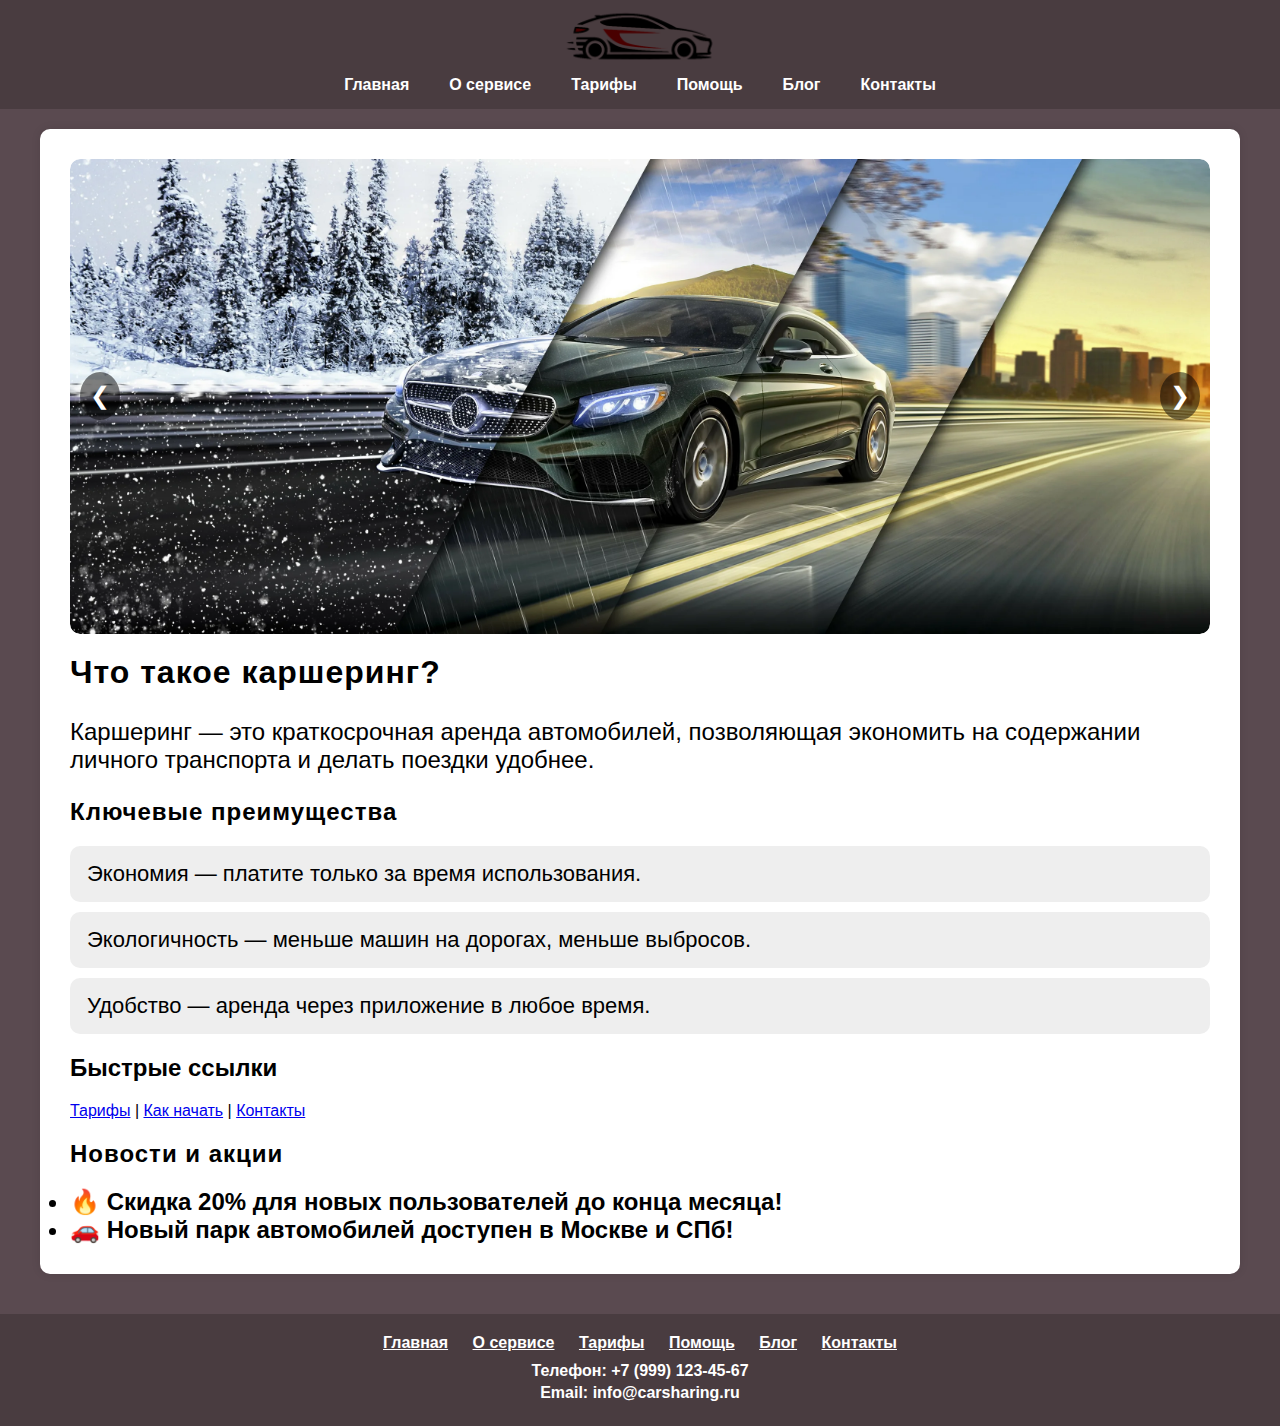
<file: index.html>
<!DOCTYPE html>
<html lang="ru">
<head>
  <meta charset="UTF-8">
  <meta name="viewport" content="width=device-width, initial-scale=1.0">
  <link rel="stylesheet" href="css/styles.css">
  <title>Главная — Каршеринг</title>
</head>
<body>

<header>
  <div class="header-inner">
    <div class="logo-container">
      <img src="img/logo.png" alt="Логотип салона" class="logo">
    </div>
    <nav class="navbar">
      <a href="index.html">Главная</a>
      <a href="about.html">О сервисе</a>
      <a href="tariffs.html">Тарифы</a>
      <a href="help.html">Помощь</a>
      <a href="blog.html">Блог</a>
      <a href="contacts.html">Контакты</a>
    </nav>
  </div>
</header>


<div class="page-wrapper">

  <main class="container">
    <div class="banner">
      <div class="slider">
        <img class="slide active" src="img/carsharing-banner.jpg" alt="Каршеринг 1">
        <img class="slide" src="img/carsharing-banner2.jpg" alt="Каршеринг 2">
        <img class="slide" src="img/carsharing-banner3.jpg" alt="Каршеринг 3">
        <img class="slide" src="img/carsharing-banner4.jpg" alt="Каршеринг 3">
        <button class="prev" onclick="changeSlide(-1)">&#10094;</button>
        <button class="next" onclick="changeSlide(1)">&#10095;</button>
      </div>
    </div>

    <section>
      <h2 style="    
      font-weight: 900;
      Letter-spacing: 1px;
      font-size: 32px;
      padding: 0px;
      margin: 0px;
      height: 40px;">Что такое каршеринг?</h2>
      <p style="
      font-size: 24px;
      font-weight: 400;
      ">Каршеринг — это краткосрочная аренда автомобилей, позволяющая экономить на содержании личного транспорта и делать поездки удобнее.</p>
    </section>

    <section>
      <h2 style="
      height: 28px;
      font-size: 24px;
      letter-spacing: 1px;
      ">Ключевые преимущества</h2>
      <ul style="padding:0;" class="ul-sect-2">
        <li>Экономия — платите только за время использования.</li>
        <li>Экологичность — меньше машин на дорогах, меньше выбросов.</li>
        <li>Удобство — аренда через приложение в любое время.</li>
      </ul>
    </section>

    <section>
      <h2>Быстрые ссылки</h2>
      <a href="tariffs.html">Тарифы</a> |
      <a href="about.html">Как начать</a> |
      <a href="contacts.html">Контакты</a>
    </section>

    <section>
      <h2 style="
      height: 28px;
      font-size: 24px;
      letter-spacing: 1px;
      ">Новости и акции</h2>
      <span style="font-size: 24px;"><b>
        <li>🔥 Скидка 20% для новых пользователей до конца месяца!</li>
        <li>🚗 Новый парк автомобилей доступен в Москве и СПб!</li>
    </section>
  </main>

</div> <!-- конец .page-wrapper -->

<footer>
  <div class="footer-links">
    <a href="index.html">Главная</a>
    <a href="about.html">О сервисе</a>
    <a href="tariffs.html">Тарифы</a>
    <a href="help.html">Помощь</a>
    <a href="blog.html">Блог</a>
    <a href="contacts.html">Контакты</a>
  </div>
  <div class="footer-contact">
    <p><strong>Телефон:</strong> +7 (999) 123-45-67</p>
    <p><strong>Email:</strong> info@carsharing.ru</p>
  </div>
</footer>
<script src="js/script.js"></script>
<script>
    document.addEventListener("DOMContentLoaded", function () {
        startTime();
    });
</script>
</body>
</html>
</file>
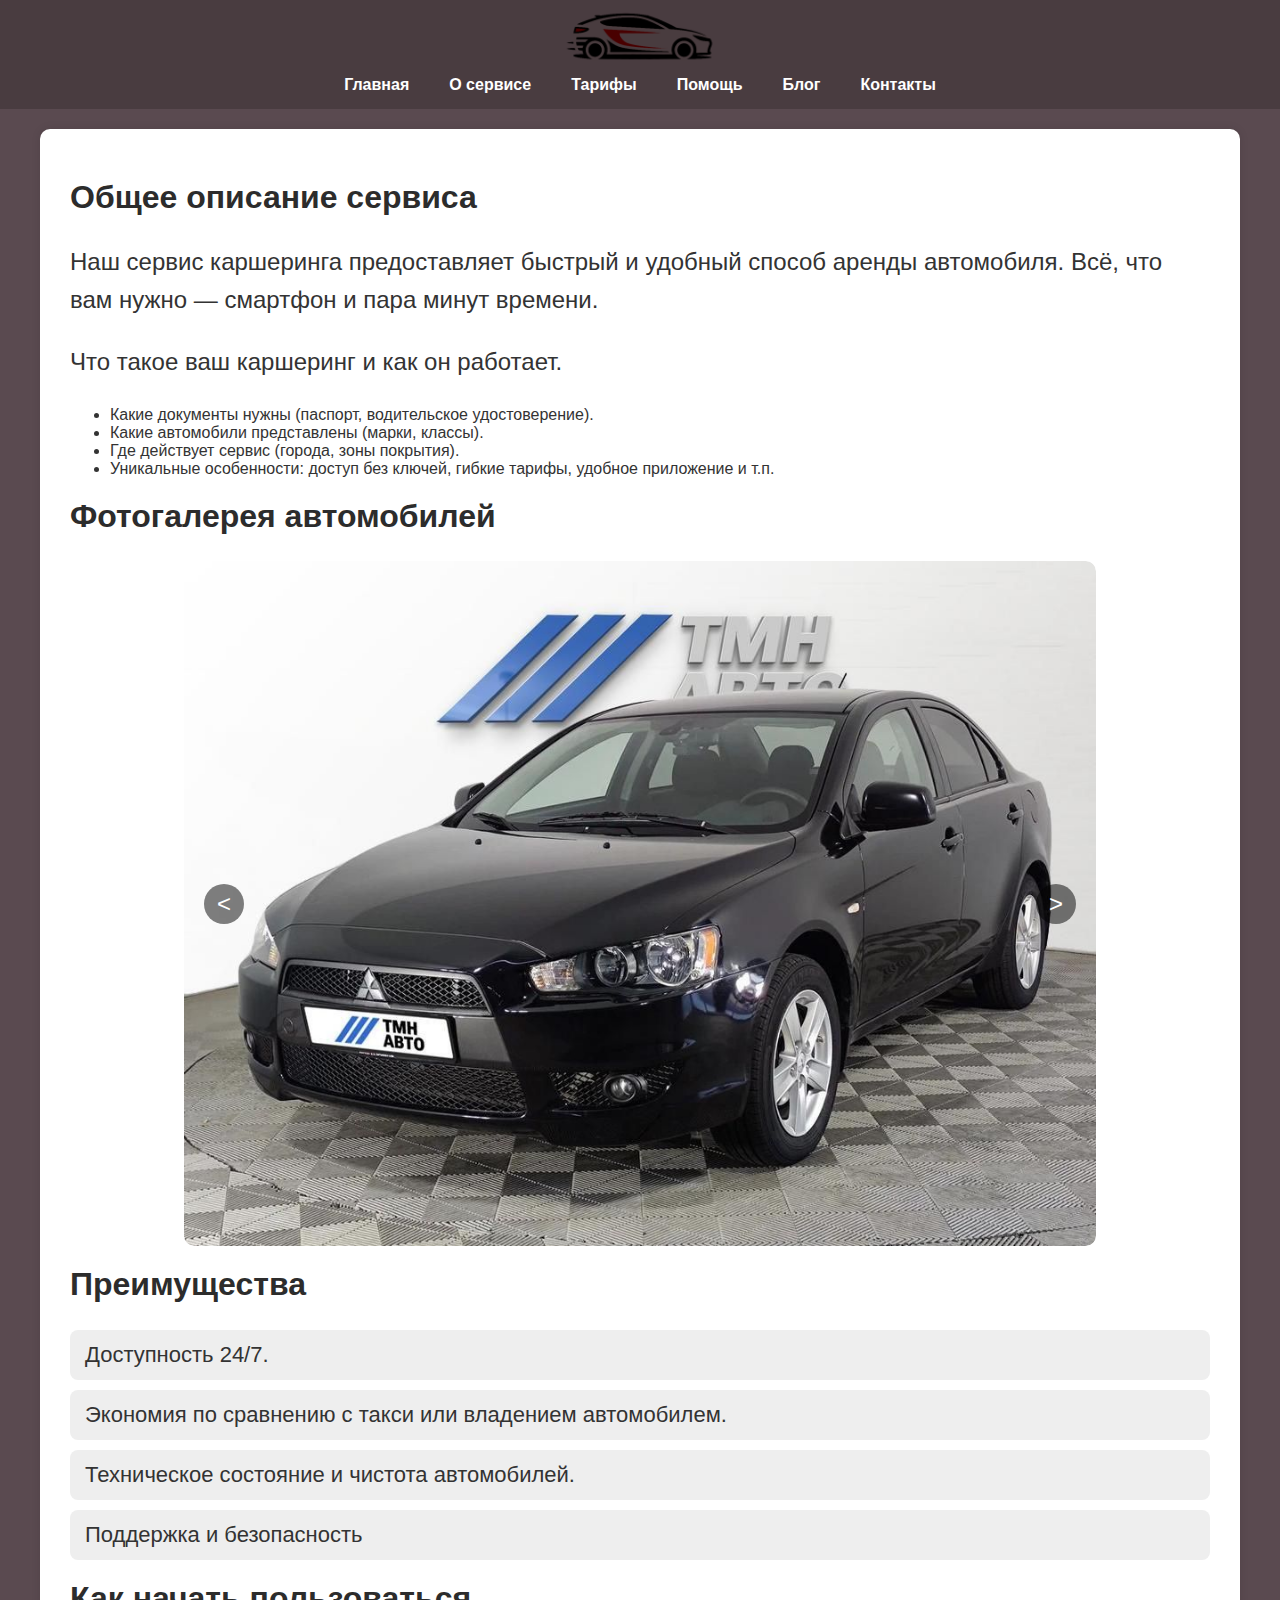
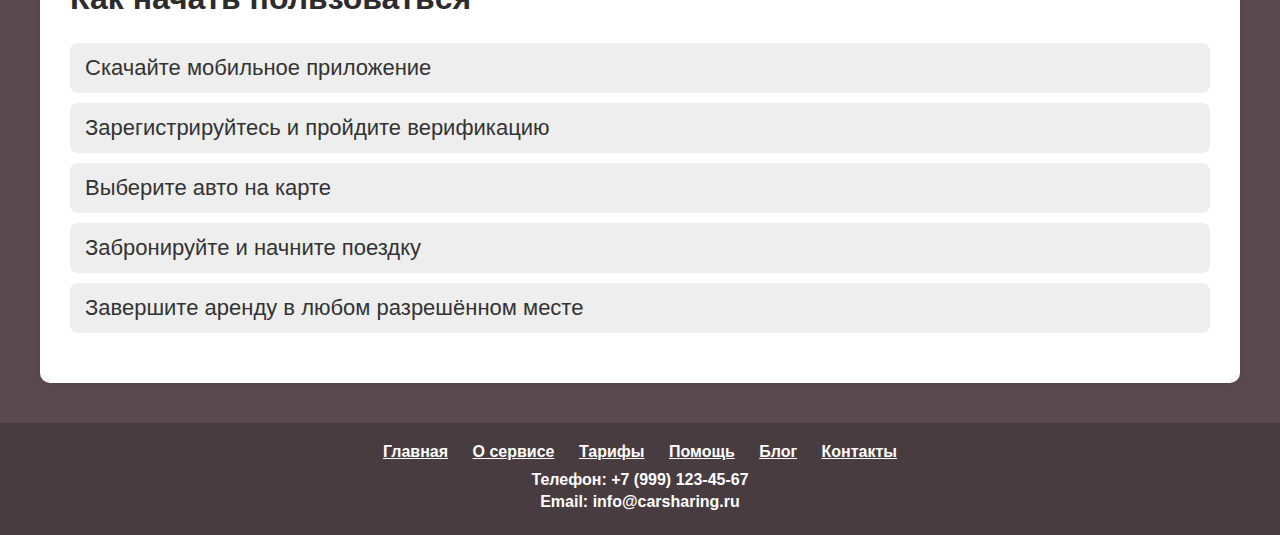
<file: about.html>
<!DOCTYPE html>
<html lang="ru">
<head>
  <meta charset="UTF-8">
  <meta name="viewport" content="width=device-width, initial-scale=1.0">
  <title>О сервисе</title>
  <link rel="stylesheet" href="css/stylesheet about.css">
</head>
<body>
  <header>
    <div class="header-inner">
      <div class="logo-container">
        <img src="img/logo.png" alt="Логотип салона" class="logo">
      </div>
      <nav class="navbar">
        <a href="index.html">Главная</a>
        <a href="about.html">О сервисе</a>
        <a href="tariffs.html">Тарифы</a>
        <a href="help.html">Помощь</a>
        <a href="blog.html">Блог</a>
        <a href="contacts.html">Контакты</a>
      </nav>
    </div>
  </header>

  <div class="page-wrapper">
    <main class="container">

      <h2>Общее описание сервиса</h2>
      <p>Наш сервис каршеринга предоставляет быстрый и удобный способ аренды автомобиля. Всё, что вам нужно — смартфон и пара минут времени.</p>
      <p>Что такое ваш каршеринг и как он работает.</p>
      <ul>
        <li>Какие документы нужны (паспорт, водительское удостоверение).</li>
        <li>Какие автомобили представлены (марки, классы).</li>
        <li>Где действует сервис (города, зоны покрытия).</li>
        <li>Уникальные особенности: доступ без ключей, гибкие тарифы, удобное приложение и т.п.</li>
      </ul>

      <h2>Фотогалерея автомобилей</h2>

      <div class="gallery-container">
        <button class="gallery-btn prev">&lt;</button>
        <img id="gallery-image" src="img/aboutCAR/car1.jpg" alt="Gallery Image">
        <button class="gallery-btn next">&gt;</button>
      </div>

      <h2>Преимущества</h2>

      <ul class="about-list">
        <li>Доступность 24/7.</li>
        <li>Экономия по сравнению с такси или владением автомобилем.</li>
        <li>Техническое состояние и чистота автомобилей.</li>
        <li>Поддержка и безопасность</li>
      </ul>

      <h2>Как начать пользоваться</h2>
      <ol class="about-list">
        <li>Скачайте мобильное приложение</li>
        <li>Зарегистрируйтесь и пройдите верификацию</li>
        <li>Выберите авто на карте</li>
        <li>Забронируйте и начните поездку</li>
        <li>Завершите аренду в любом разрешённом месте</li>
      </ol>
    </main>
  </div>

  <footer>
    <div class="footer-links">
      <a href="index.html">Главная</a>
      <a href="about.html">О сервисе</a>
      <a href="tariffs.html">Тарифы</a>
      <a href="help.html">Помощь</a>
      <a href="blog.html">Блог</a>
      <a href="contacts.html">Контакты</a>
    </div>
    <div class="footer-contact">
      <p><strong>Телефон:</strong> +7 (999) 123-45-67</p>
      <p><strong>Email:</strong> info@carsharing.ru</p>
    </div>
  </footer>
  <script src="js/gallery.js"></script>
</body>
</html>
</file>
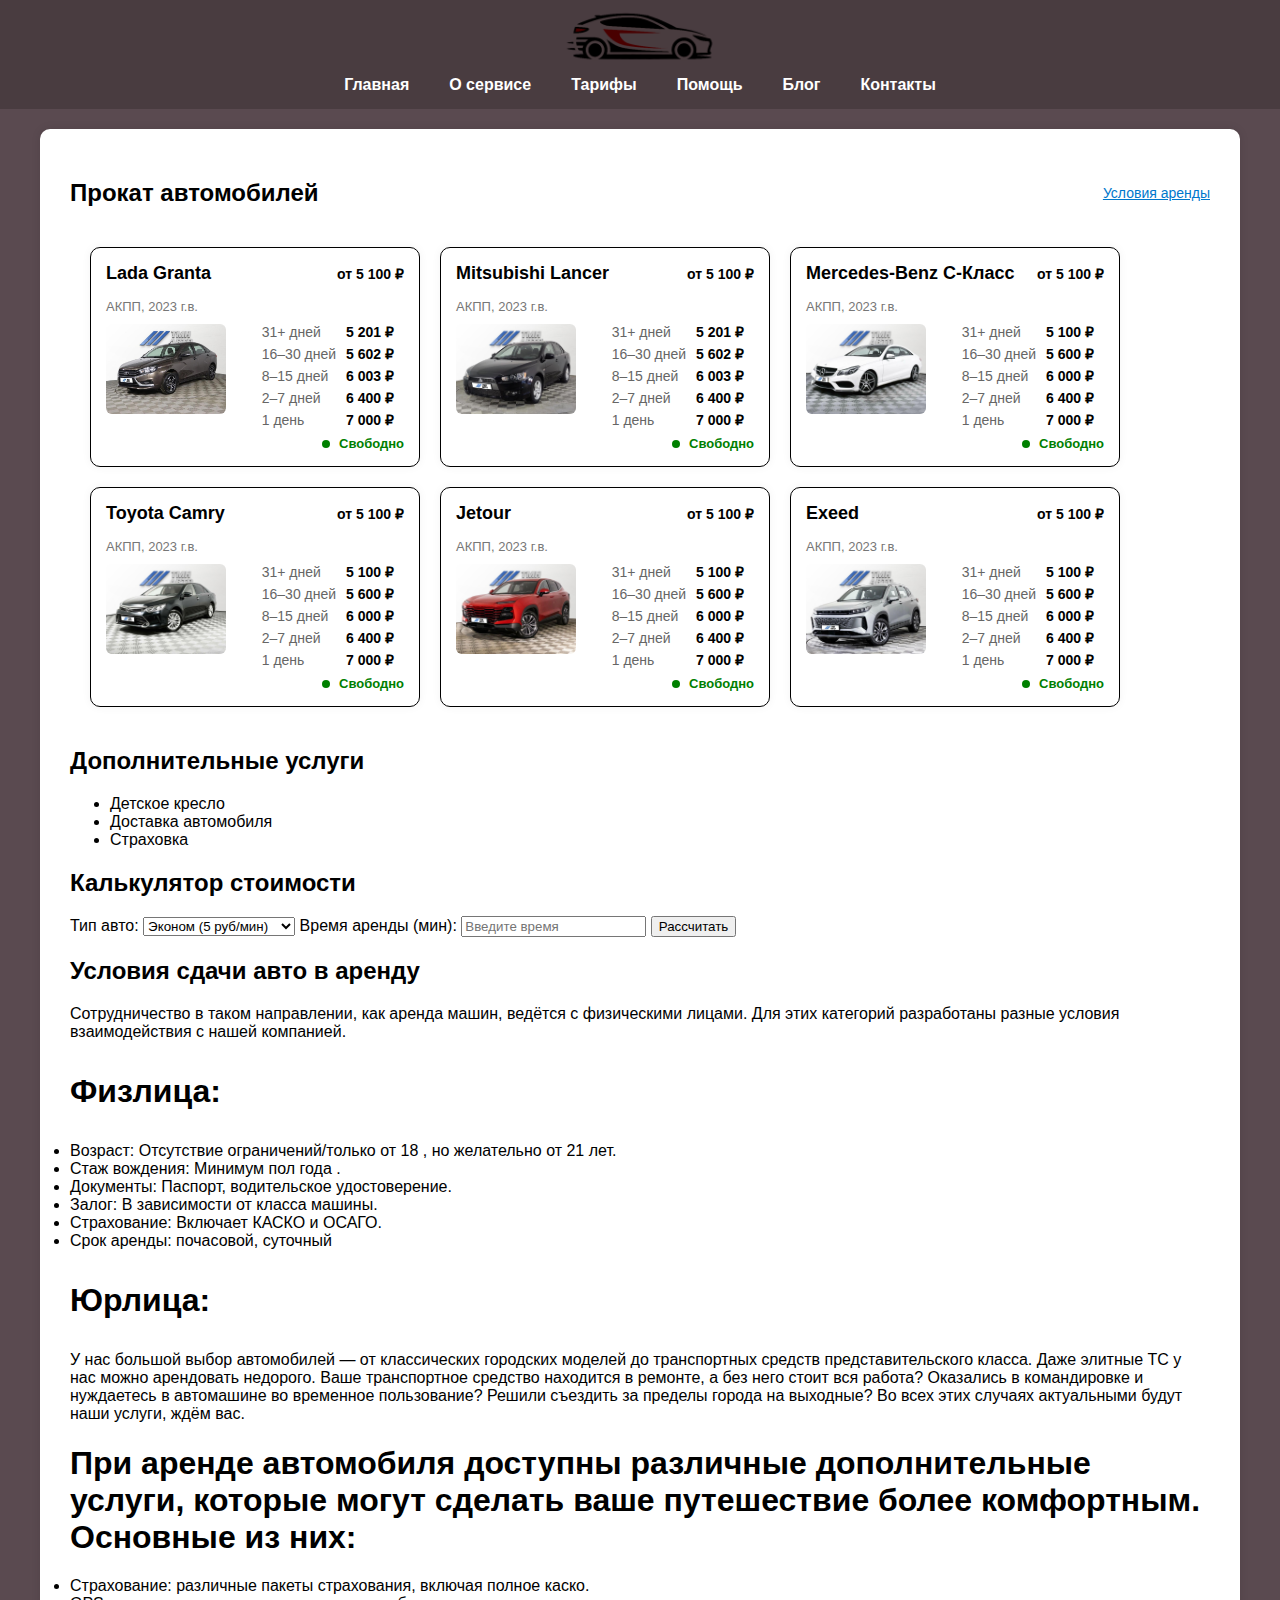
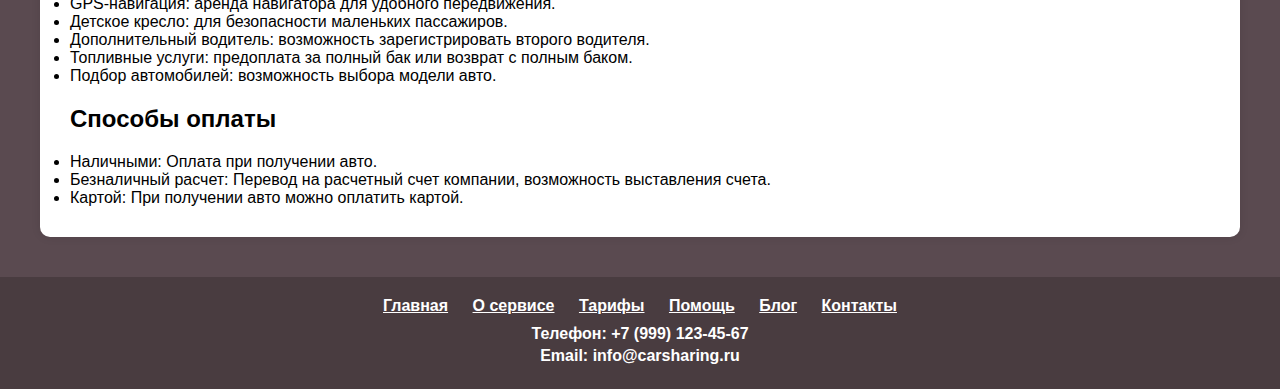
<file: tariffs.html>
<!DOCTYPE html>
<html lang="ru">
<head>
  <meta charset="UTF-8">
  <meta name="viewport" content="width=device-width, initial-scale=1.0">
  <title>Тарифы</title>
  <link rel="stylesheet" href="css/stylessheet tariffs.css">
</head>
<body>
    <header>
        <div class="header-inner">
            <img src="img/logo.png" alt="Логотип салона" class="logo">
            <nav class="navbar">
                <a href="index.html">Главная</a>
                <a href="about.html">О сервисе</a>
                <a href="tariffs.html">Тарифы</a>
                <a href="help.html">Помощь</a>
                <a href="blog.html">Блог</a>
                <a href="contacts.html">Контакты</a>
                <div class="username-display" id="usernameDisplay"></div>
            </nav>
        </div>
    </header>

<div class="page-wrapper">
  <main class="container">
  <section>
    <h2 style="display: flex; justify-content: space-between; align-items: center;">
      Прокат автомобилей
      <a href="#rental-terms" style="font-size: 14px; font-weight: normal; text-decoration: underline; color: #0077cc;">Условия аренды</a>
    </h2>    
<section class="tariffs-container">
  <!-- Карточка 1 -->
<div class="tariff-card">
  <div class="tariff-header">
    <h2>Lada Granta</h2>
    <div class="price-start">от <strong>5 100 ₽</strong></div>
  </div>
  <p class="car-info">АКПП, 2023 г.в.</p>

  <div class="tariff-body compact">
    <img src="img\aboutCAR/car17.jpg" alt="Lada Granta" class="car-photo">
    <div class="tariff-details">
      <div class="tariff-table">
        <div class="column left">
          <div>31+ дней</div>
          <div>16–30 дней</div>
          <div>8–15 дней</div>
          <div>2–7 дней</div>
          <div>1 день</div>
        </div>
        <div class="column right">
          <div>5 201 ₽</div>
          <div>5 602 ₽</div>
          <div>6 003 ₽</div>
          <div>6 400 ₽</div>
          <div>7 000 ₽</div>
        </div>
      </div>
      <div class="availability right-align">
        <span class="dot"></span> Свободно
      </div>
    </div>
  </div>
</div>

  <!-- Карточка 2 -->
<div class="tariff-card">
  <div class="tariff-header">
    <h2>Mitsubishi Lancer</h2>
    <div class="price-start">от <strong>5 100 ₽</strong></div>
  </div>
  <p class="car-info">АКПП, 2023 г.в.</p>

  <div class="tariff-body compact">
    <img src="img\aboutCAR/car16.jpg" alt="Mitsubishi Lancer" class="car-photo">
    <div class="tariff-details">
      <div class="tariff-table">
        <div class="column left">
          <div>31+ дней</div>
          <div>16–30 дней</div>
          <div>8–15 дней</div>
          <div>2–7 дней</div>
          <div>1 день</div>
        </div>
        <div class="column right">
          <div>5 201 ₽</div>
          <div>5 602 ₽</div>
          <div>6 003 ₽</div>
          <div>6 400 ₽</div>
          <div>7 000 ₽</div>
        </div>
      </div>
      <div class="availability right-align">
        <span class="dot"></span> Свободно
      </div>
    </div>
  </div>
</div>

  <!-- Карточка 3 -->
<div class="tariff-card">
  <div class="tariff-header">
    <h2>Mercedes-Benz C-Класс</h2>
    <div class="price-start">от <strong>5 100 ₽</strong></div>
  </div>
  <p class="car-info">АКПП, 2023 г.в.</p>

  <div class="tariff-body compact">
    <img src="img\aboutCAR/car9.jpg" alt="Mercedes-Benz C-Класс" class="car-photo">
    <div class="tariff-details">
      <div class="tariff-table">
        <div class="column left">
          <div>31+ дней</div>
          <div>16–30 дней</div>
          <div>8–15 дней</div>
          <div>2–7 дней</div>
          <div>1 день</div>
        </div>
        <div class="column right">
          <div>5 100 ₽</div>
          <div>5 600 ₽</div>
          <div>6 000 ₽</div>
          <div>6 400 ₽</div>
          <div>7 000 ₽</div>
        </div>
      </div>
      <div class="availability right-align">
        <span class="dot"></span> Свободно
      </div>
    </div>
  </div>
</div>

  <!-- Карточка 4 -->
<div class="tariff-card">
  <div class="tariff-header">
    <h2>Toyota Camry</h2>
    <div class="price-start">от <strong>5 100 ₽</strong></div>
  </div>
  <p class="car-info">АКПП, 2023 г.в.</p>

  <div class="tariff-body compact">
    <img src="img\aboutCAR/car14.jpg" alt="Toyota Camry" class="car-photo">
    <div class="tariff-details">
      <div class="tariff-table">
        <div class="column left">
          <div>31+ дней</div>
          <div>16–30 дней</div>
          <div>8–15 дней</div>
          <div>2–7 дней</div>
          <div>1 день</div>
        </div>
        <div class="column right">
          <div>5 100 ₽</div>
          <div>5 600 ₽</div>
          <div>6 000 ₽</div>
          <div>6 400 ₽</div>
          <div>7 000 ₽</div>
        </div>
      </div>
      <div class="availability right-align">
        <span class="dot"></span> Свободно
      </div>
    </div>
  </div>
</div>

  <!-- Карточка 5 -->
  <div class="tariff-card">
    <div class="tariff-header">
      <h2>Jetour</h2>
      <div class="price-start">от <strong>5 100 ₽</strong></div>
    </div>
    <p class="car-info">АКПП, 2023 г.в.</p>
  
    <div class="tariff-body compact">
      <img src="img\aboutCAR/car15.jpg" alt="Jetour" class="car-photo">
      <div class="tariff-details">
        <div class="tariff-table">
          <div class="column left">
            <div>31+ дней</div>
            <div>16–30 дней</div>
            <div>8–15 дней</div>
            <div>2–7 дней</div>
            <div>1 день</div>
          </div>
          <div class="column right">
            <div>5 100 ₽</div>
            <div>5 600 ₽</div>
            <div>6 000 ₽</div>
            <div>6 400 ₽</div>
            <div>7 000 ₽</div>
          </div>
        </div>
        <div class="availability right-align">
          <span class="dot"></span> Свободно
        </div>
      </div>
    </div>
  </div>

    <!-- Карточка 6 -->
<div class="tariff-card">
  <div class="tariff-header">
    <h2>Exeed</h2>
    <div class="price-start">от <strong>5 100 ₽</strong></div>
  </div>
  <p class="car-info">АКПП, 2023 г.в.</p>

  <div class="tariff-body compact">
    <img src="img\aboutCAR/car18.jpg" alt="Exeed" class="car-photo">
    <div class="tariff-details">
      <div class="tariff-table">
        <div class="column left">
          <div>31+ дней</div>
          <div>16–30 дней</div>
          <div>8–15 дней</div>
          <div>2–7 дней</div>
          <div>1 день</div>
        </div>
        <div class="column right">
          <div>5 100 ₽</div>
          <div>5 600 ₽</div>
          <div>6 000 ₽</div>
          <div>6 400 ₽</div>
          <div>7 000 ₽</div>
        </div>
      </div>
      <div class="availability right-align">
        <span class="dot"></span> Свободно
      </div>
    </div>
  </div>
</div>

</section>


  <section>
    <h2>Дополнительные услуги</h2>
    <ul>
      <li>Детское кресло</li>
      <li>Доставка автомобиля</li>
      <li>Страховка</li>
    </ul>
  </section>

  <section>
    <h2>Калькулятор стоимости</h2>
    <form>
      <label for="car-type">Тип авто:</label>
      <select id="car-type">
        <option value="5">Эконом (5 руб/мин)</option>
        <option value="7">Комфорт (7 руб/мин)</option>
      </select>
      <label for="minutes">Время аренды (мин):</label>
      <input type="number" id="minutes" placeholder="Введите время">
      <button type="button" onclick="calculate()">Рассчитать</button>
      <p id="result"></p>
    </form>
  </section>

  <section id="rental-terms">
    <h2>Условия сдачи авто в аренду</h2>  
      <p>Сотрудничество в таком направлении, как аренда машин, ведётся  с физическими лицами. Для этих категорий разработаны разные условия взаимодействия с нашей компанией.</p>

      <h1><p>Физлица:</p></h1>
<li>Возраст: Отсутствие ограничений/только от 18 , но желательно от 21 лет.</li>
<li>Стаж вождения: Минимум  пол года .</li>
<li>Документы: Паспорт, водительское удостоверение.</li>
<li>Залог: В зависимости от класса машины.</li>
<li>Страхование: Включает КАСКО и ОСАГО.</li>
<li>Срок аренды:  почасовой, суточный</li>

<h1><p>Юрлица:</p></h1>
У нас большой выбор автомобилей — от классических городских моделей до транспортных средств представительского класса. Даже элитные ТС у нас можно арендовать недорого.

Ваше транспортное средство находится в ремонте, а без него стоит вся работа?
Оказались  в командировке и нуждаетесь в автомашине во временное пользование?
Решили съездить за пределы города на выходные?
Во всех этих случаях актуальными будут наши услуги, ждём вас.</p>

<h1>При аренде автомобиля доступны различные дополнительные услуги, которые могут сделать ваше путешествие более комфортным. Основные из них:</h1>

<li>Страхование: различные пакеты страхования, включая полное каско.</li>
<li>GPS-навигация: аренда навигатора для удобного передвижения.</li>
<li>Детское кресло: для безопасности маленьких пассажиров.</li>
<li>Дополнительный водитель: возможность зарегистрировать второго водителя.</li>
<li>Топливные услуги: предоплата за полный бак или возврат с полным баком.</li>
<li>Подбор автомобилей: возможность выбора модели авто.</li>

<h2>Способы оплаты</h2>
<li>Наличными: Оплата при получении авто.</li>
<li>Безналичный расчет: Перевод на расчетный счет компании, возможность выставления счета.</li>
<li>Картой: При получении авто можно оплатить картой.</li>

 </section>

  <script>
    function calculate() {
      const rate = parseFloat(document.getElementById('car-type').value);
      const minutes = parseInt(document.getElementById('minutes').value);
      const total = rate * minutes;
      document.getElementById('result').textContent = `Примерная стоимость: ${total} руб.`;
    }
  </script>
</div> <!-- конец .page-wrapper -->
</main>
<footer>
        <div class="footer-links">
            <a href="index.html">Главная</a>
            <a href="about.html">О сервисе</a>
            <a href="tariffs.html">Тарифы</a>
            <a href="help.html">Помощь</a>
            <a href="blog.html">Блог</a>
            <a href="contacts.html">Контакты</a>
        </div>
        <div class="footer-contact">
            <p><strong>Телефон:</strong> +7 (999) 123-45-67</p>
            <p><strong>Email:</strong> info@carsharing.ru</p>
        </div>
    </footer>
</body>
</html>
</file>
<file: css/styles.css>
/* Общие стили */
body {
    font-family: Arial, sans-serif;
    margin: 0;
    padding: 0;
    background-color: #5A4A50; /* Чуть ярче, чем шапка */
}

/* Обёртка страницы */
.page-wrapper {
    max-width: 1200px;
    margin: 0 auto;
}

/* Шапка */
header {
    background-color: #493C40;
    color: white;
    padding: 5px 0;
    text-align: center;
}

.logo {
    max-width: 162px;
    display: block;
    margin: 0 auto;
}

/* Навигация */
.navbar {
    display: flex;
    justify-content: center;
    flex-wrap: wrap;
    background: #493C40;
    font-weight: 800;
}

.navbar a {
    color: white;
    text-decoration: none;
    padding: 10px 20px;
}

/* Контент */
.container {
    width: 100%;
    margin: 20px auto;
    background: white;
    padding: 30px;
    border-radius: 10px;
    box-shadow: 0px 0px 10px rgba(0, 0, 0, 0.1);
    box-sizing: border-box;
}

/* Баннер */
.banner {
    margin-bottom: 20px;
    text-align: center;
}

.slider {
    position: relative;
    max-width: 100%;
    overflow: hidden;
    border-radius: 10px;
}

.slide {
    display: none;
    width: 100%;
    border-radius: 10px;
}

.slide.active {
    display: block;
}

.slider .prev,
.slider .next {
    position: absolute;
    top: 50%;
    transform: translateY(-50%);
    background-color: rgba(0, 0, 0, 0.5);
    color: white;
    border: none;
    padding: 10px;
    cursor: pointer;
    font-size: 24px;
    border-radius: 50%;
    z-index: 2;
}

.slider .prev {
    left: 10px;
}

.slider .next {
    right: 10px;
}

/* Преимущества и новости */
.advantages,
.news {
    margin-top: 20px;
}

.advantages ul {
    list-style-type: none;
    padding: 0;
}

.advantages li {
    background: #e0e0e0;
    margin: 10px 0;
    padding: 10px;
    border-radius: 5px;
}

/* Фотогалерея */
.gallery-slider {
  position: relative;
  max-width: 100%;
  overflow: hidden;
  box-sizing: border-box;
  margin-bottom: 40px; /* добавим отступ после галереи */
}

.gallery-track {
  display: flex;
  transition: transform 0.3s ease-in-out;
  gap: 10px;
  overflow: hidden;
  width: 100%;
}

.gallery-slide {
  flex: 0 0 auto;
  width: 100%;
  max-width: 600px;
  height: auto;
  border-radius: 10px;
}

.gallery-btn {
  position: absolute;
  top: 50%;
  transform: translateY(-50%);
  background: rgba(0, 0, 0, 0.5);
  color: white;
  border: none;
  padding: 10px;
  cursor: pointer;
  font-size: 24px;
  border-radius: 50%;
  z-index: 10;
}


/* Преимущества */
.advantages ul {
    list-style: none;
    padding-left: 0;
}

.advantages li {
    margin-bottom: 10px;
    padding: 10px;
    background: #e0e0e0;
    border-radius: 5px;
}

.ul-sect-2 li {
    background-color: #EEEEEE;
    list-style: none;
    margin: 0px;
    border-radius: 10px;
    text-align: left;
    padding: 15px 0px 15px 17px;
    font-size: 22px;
    font-weight: 400;
    margin: 0px 0px 10px;
}

/* Подвал */
footer {
    background-color: #493C40;
    color: white;
    padding: 20px 0;
    margin-top: 40px;
    text-align: center;
    font-weight: 600;
}

.footer-inner {
    max-width: 100%;
    padding: 0 20px;
    box-sizing: border-box;
}

.footer-links {
    margin-bottom: 10px;
}

.footer-links a {
    color: white;
    margin: 0 10px;
    /* text-decoration: ; */
}

.footer-links a:hover {
    text-decoration: underline;
}

.footer-contact p {
    margin: 4px 0;
}
</file>
<file: css/stylesheet about.css>
body {
  font-family: Arial, sans-serif;
  margin: 0;
  padding: 0;
  background-color: #5A4A50;
  color: #333;
}

.page-wrapper {
  max-width: 1200px;
  margin: 0 auto;
}

header {
  background-color: #493C40;
  color: white;
  padding: 5px 0;
  text-align: center;
}

.logo {
  max-width: 162px;
  display: block;
  margin: 0 auto;
}

.navbar {
  display: flex;
  justify-content: center;
  flex-wrap: wrap;
  background: #493C40;
  font-weight: 800;
}

.navbar a {
  color: white;
  text-decoration: none;
  padding: 10px 20px;
}

.navbar a.active {
  border-bottom: 2px solid white;
}

.container {
  background: white;
  padding: 30px;
  margin: 20px auto;
  border-radius: 10px;
  box-shadow: 0 0 10px rgba(0,0,0,0.1);
  box-sizing: border-box;
}

.container h2 {
  font-size: 32px;
  margin-top: 20px;
  color: #2C2C2C;
}

.container p {
  font-size: 24px;
  line-height: 1.6;
}

.banner {
  margin-bottom: 20px;
  text-align: center;
}

/* ===  Галерея с одной картинкой и кнопками  === */
.gallery-container {
  position: relative;
  max-width: 80%; /*  или любой другой размер, можно в px */
  margin: 20px auto;
  border-radius: 10px;
  overflow: hidden;
}

#gallery-image {
  width: 100%;
  height: auto;
  display: block;
  border-radius: 10px;
  transition: opacity 0.3s ease-in-out;
}

.gallery-btn {
  position: absolute;
  top: 50%;
  transform: translateY(-50%);
  background: rgba(0,0,0,0.5);
  color: white;
  border: none;
  padding: 10px;
  cursor: pointer;
  font-size: 24px;
  border-radius: 50%;
  z-index: 2;
  width: 40px;
  height: 40px;
  display: flex;
  align-items: center;
  justify-content: center;
}

.gallery-btn.prev {
  left: 20px; /*  Больше отступ от левого края  */
}

.gallery-btn.next {
  right: 20px; /*  Больше отступ от правого края  */
}
/* ===  Конец стилей для галереи  === */

.about-list {
  list-style: none;
  padding-left: 0;
  margin: 20px 0;
}

.about-list li {
  background: #EEEEEE;
  margin-bottom: 10px;
  padding: 12px 15px;
  border-radius: 8px;
  font-size: 22px;
}

footer {
  background-color: #493C40;
  color: white;
  padding: 20px 0;
  text-align: center;
  font-weight: 600;
  margin-top: 40px;
}

.footer-links {
  margin-bottom: 10px;
}

.footer-links a {
  color: white;
  margin: 0 10px;
}

.footer-links a:hover {
  text-decoration: underline;
}

.footer-contact p {
  margin: 4px 0;
}
</file>
<file: css/stylessheet tariffs.css>
/* Общие стили */
body {
    font-family: Arial, sans-serif;
    margin: 0;
    padding: 0;
    background-color: #5A4A50; /* Чуть ярче, чем шапка */
}

/* Обёртка страницы */
.page-wrapper {
    max-width: 1200px;
    margin: 0 auto;
}

/* Шапка */
header {
    background-color: #493C40;
    color: white;
    padding: 5px 0;
    text-align: center;
}

.logo {
    max-width: 162px;
    display: block;
    margin: 0 auto;
}

/* Навигация */
.navbar {
    display: flex;
    justify-content: center;
    flex-wrap: wrap;
    background: #493C40;
    font-weight: 800;
}

.navbar a {
    color: white;
    text-decoration: none;
    padding: 10px 20px;
}

/* Контент */
.container {
    width: 100%;
    margin: 20px auto;
    background: rgb(255, 255, 255);
    padding: 30px;
    border-radius: 10px;
    box-shadow: 0px 0px 10px rgba(0, 0, 0, 0.1);
    box-sizing: border-box;
}

.tariffs-container {
  display: flex;
  flex-wrap: wrap;
  justify-content: left;
  gap: 20px;
  padding: 20px;
}

.tariff-card {
  flex: 0 1 30%;
  background: rgb(255, 255, 255);
  border: 1px solid #000000;
  border-radius: 10px;
  box-shadow: 0 0 10px rgba(0,0,0,0.05);
  padding: 15px;
  box-sizing: border-box;
  display: flex;
  flex-direction: column;
  justify-content: space-between;
  transition: transform 0.3s;
}

.tariff-card:hover {
  transform: translateY(-5px);
}

.tariff-header {
  display: flex;
  justify-content: space-between;
  align-items: baseline;
  margin-bottom: 10px;
}

.tariff-header h2 {
  font-size: 18px;
  margin: 0;
}

.price-start {
  font-size: 14px;
  font-weight: bold;
  color: #000;
}

.car-info {
  font-size: 13px;
  color: #777;
  margin: 5px 0 10px;
}

.tariff-body.compact {
  display: flex;
  gap: 12px;
  align-items: flex-start;
}

.tariff-details {
  flex: 1;
  display: flex;
  flex-direction: column;
  justify-content: space-between;
}

.tariff-table {
  display: flex;
  margin-right: 10px;
  font-size: 14px;
  gap: 10px;
  justify-content: right;
}

.tariff-table .column {
  display: flex;
  flex-direction: column;
  gap: 6px;
}

.tariff-table .left {
  color: #666;
}

.tariff-table .right {
  font-weight: bold;
  text-align: right;
}

.car-photo {
  width: 120px;
  height: 90px;
  object-fit: cover;
  border-radius: 6px;
  flex-shrink: 0;
}

.availability {
  margin-top: 8px;
  color: green;
  font-weight: bold;
  font-size: 13px;
}

.availability .dot {
  width: 8px;
  height: 8px;
  display: inline-block;
  background: green;
  border-radius: 50%;
  margin-right: 5px;
}

.right-align {
  text-align: right;
}

.yellow-button {
  background-color: #FFD700;
  color: #000000;
  padding: 10px 20px;
  margin-top: 2%;
  border: none;
  text-align: center;
  border-radius: 8px;
  font-size: 16px;
  cursor: pointer;
  transition: background-color 0.3s;
}

.yellow-button:hover {
  background-color: #FFC107;
}

.button-link {
  color: rgb(0, 0, 0);
  text-decoration: none;
}

/* Подвал */
footer {
    background-color: #493C40;
    color: white;
    padding: 20px 0;
    margin-top: 40px;
    text-align: center;
    font-weight: 600;
}

.footer-inner {
    max-width: 100%;
    padding: 0 20px;
    box-sizing: border-box;
}

.footer-links {
    margin-bottom: 10px;
}

.footer-links a {
    color: white;
    margin: 0 10px;
    /* text-decoration: ; */
}

.footer-links a:hover {
    text-decoration: underline;
}

.footer-contact p {
    margin: 4px 0;
}
</file>
